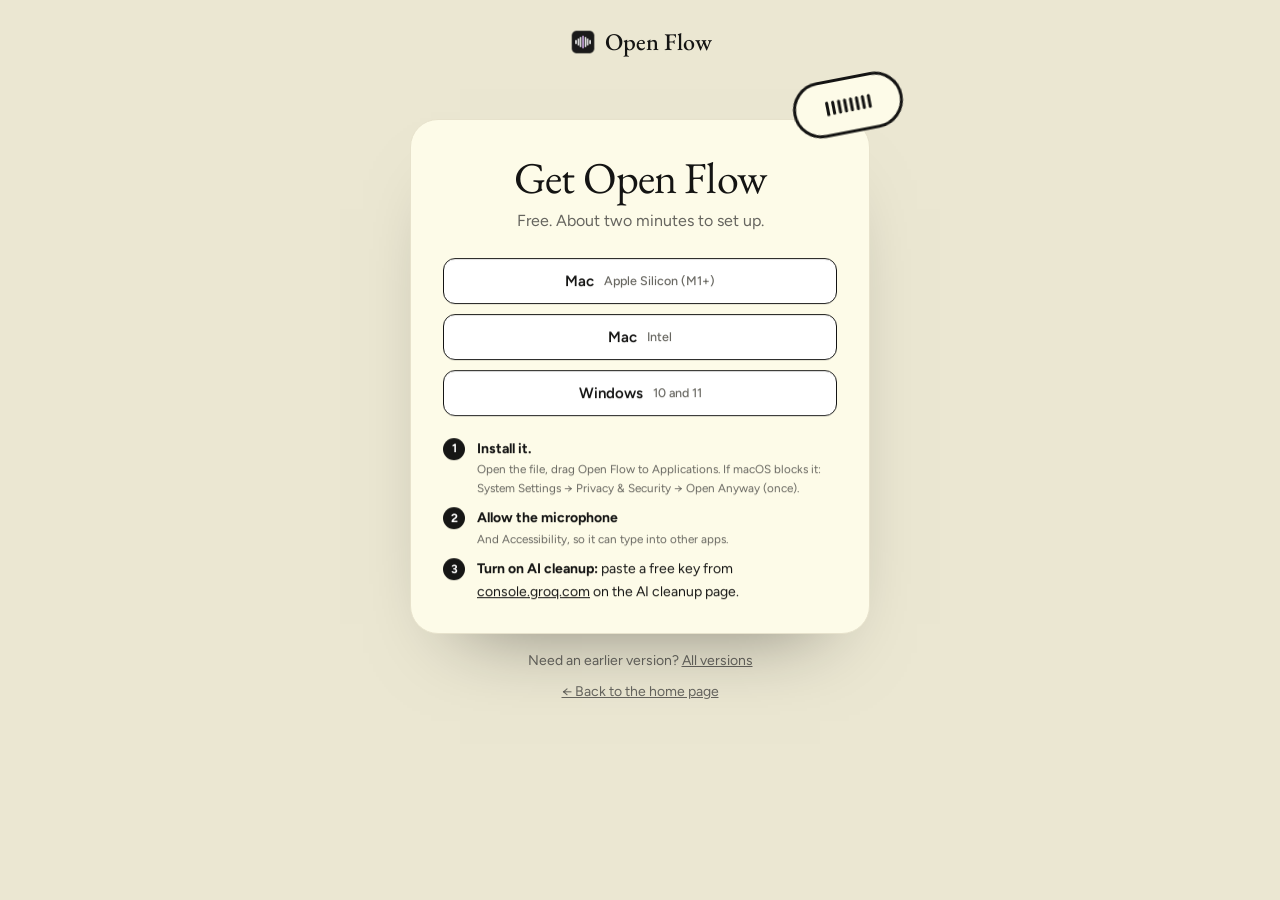
<file: download.html>
<!doctype html>
<html lang="en">
<head>
<meta charset="utf-8" />
<meta name="viewport" content="width=device-width, initial-scale=1" />
<title>Download Open Flow</title>
<link rel="icon" href="icon.png" />
<link href="https://fonts.googleapis.com/css2?family=EB+Garamond:ital,wght@0,400;1,400&family=Figtree:wght@400;500;600;700&display=swap" rel="stylesheet" />
<link rel="stylesheet" href="styles.css" />
<style>
body{background:#ebe7d2;min-height:100vh;display:flex;flex-direction:column;align-items:center}
.top{padding:28px 0 0}.top a{display:flex;align-items:center;gap:8px;font:500 24px/1 "EB Garamond",serif;text-decoration:none}.top img{width:28px;height:28px;border-radius:7px}
.card{position:relative;margin:7vh 20px 40px;width:min(460px,100%);background:#fdfbe8;border:1px solid var(--line);border-radius:28px;padding:36px 32px 30px;text-align:center;box-shadow:0 40px 80px -50px rgba(0,0,0,.5)}
.card h1{font-size:44px;line-height:1;margin:0 0 8px}.card p.lead{color:var(--muted);margin:0 0 24px}
.opt{display:flex;align-items:center;justify-content:center;gap:10px;width:100%;padding:13px;margin-bottom:10px;border:1.5px solid var(--ink);border-radius:12px;background:#fff;font:600 15px Figtree,sans-serif;text-decoration:none;color:var(--ink);transition:background .2s}
.opt:hover{background:#f6f1dc}.opt.primary{background:var(--lilac2)}.opt small{font-weight:500;color:var(--muted)}
.mascot{position:absolute;right:-34px;top:-40px;width:110px;height:56px;border-radius:28px;background:#fdfbe8;border:3px solid var(--ink);display:flex;align-items:center;justify-content:center;gap:3px;transform:rotate(12deg)}
.mascot i{width:3px;height:14px;border-radius:2px;background:var(--ink)}
ol{list-style:none;counter-reset:s;padding:0;margin:22px 0 0;text-align:left;display:grid;gap:10px}
ol li{counter-increment:s;position:relative;padding-left:34px;font-size:14px;color:var(--ink)}
ol li::before{content:counter(s);position:absolute;left:0;top:0;width:22px;height:22px;border-radius:50%;background:var(--ink);color:#fff;font-size:12px;font-weight:700;display:grid;place-items:center}
ol small{display:block;color:var(--muted)}
.back{color:var(--muted);font-size:14px;margin-bottom:40px}
</style>
</head>
<body>
<div class="top"><a href="index.html"><img src="icon.png" alt="" />Open Flow</a></div>
<div class="card" id="card">
  <div class="mascot" aria-hidden="true"><i></i><i></i><i></i><i></i><i></i><i></i><i></i><i></i></div>
  <h1 class="serif">Get Open Flow</h1>
  <p class="lead">Free. About two minutes to set up.</p>
  <div id="opts"></div>
  <ol>
    <li><b>Install it.</b><small id="step1"></small></li>
    <li><b>Allow the microphone</b><small id="step2"></small></li>
    <li><b>Turn on AI cleanup:</b> paste a free key from <a href="https://console.groq.com/keys" target="_blank" rel="noopener">console.groq.com</a> on the AI cleanup page.</li>
  </ol>
</div>
<p class="back" style="margin:-24px 0 8px">Need an earlier version? <a href="https://github.com/RAG-KR/OpenFlow-releases/releases" target="_blank" rel="noopener">All versions</a></p>
<a class="back" href="index.html">← Back to the home page</a>
<canvas id="confetti"></canvas>
<script src="https://cdn.jsdelivr.net/npm/gsap@3.13.0/dist/gsap.min.js"></script>
<script src="common.js"></script>
<script>
  const opt = (href, label, sub, primary) => `<a class="opt dl-go${primary ? " primary" : ""}" href="${href}">${label} <small>${sub}</small></a>`;
  const mac = opt(DL.mac, "Mac", "Apple Silicon (M1+)", IS_MAC), intel = opt(DL.intel, "Mac", "Intel", false), win = opt(DL.win, "Windows", "10 and 11", IS_WIN);
  document.getElementById("opts").innerHTML = IS_WIN ? win + mac + intel : mac + intel + win;
  document.getElementById("step1").textContent = IS_WIN
    ? 'Run the installer. If you see "Windows protected your PC": More info → Run anyway (once).'
    : "Open the file, drag Open Flow to Applications. If macOS blocks it: System Settings → Privacy & Security → Open Anyway (once).";
  document.getElementById("step2").textContent = IS_WIN ? "When Windows asks." : "And Accessibility, so it can type into other apps.";
  if (window.gsap && !REDUCED) {
    gsap.from("#card", { y: 50, opacity: 0, scale: 0.96, duration: 1, ease: "expo.out" });
    gsap.from("#card > *:not(.mascot), .opt", { y: 16, opacity: 0, stagger: 0.06, duration: 0.8, ease: "expo.out", delay: 0.2 });
    gsap.from(".mascot", { rotate: -30, scale: 0, duration: 1, ease: "elastic.out(1,0.45)", delay: 0.5 });
    gsap.to(".mascot i", { scaleY: () => 0.4 + Math.random() * 1.4, duration: 0.25, yoyo: true, repeat: -1, repeatRefresh: true, ease: "sine.inOut", stagger: 0.04 });
    gsap.to(".mascot", { y: -6, rotate: 8, duration: 2.2, yoyo: true, repeat: -1, ease: "sine.inOut" });
  }
</script>
</body>
</html>
</file>
<file: styles.css>
:root{--cream:#fdfbe8;--ink:#141413;--muted:#66655f;--line:#e7e2cc;--lilac:#9b6fc4;--lilac2:#e8cdf7;--green:#0f3b2e;--mint:#1f6b4f;--black:#0b0b0b}
*{box-sizing:border-box}html{-webkit-font-smoothing:antialiased}
body{margin:0;background:var(--cream);color:var(--ink);font:16px/1.6 Figtree,-apple-system,"Segoe UI",sans-serif;overflow-x:hidden}
a{color:inherit}.serif{font-family:"EB Garamond",serif;font-weight:400;letter-spacing:-.02em}
.wrap{max-width:1120px;margin:0 auto;padding:0 28px}
.split .char{display:inline-block;will-change:transform}
.eyebrow{font-size:12px;font-weight:600;letter-spacing:.14em;text-transform:uppercase;color:var(--muted)}
/* nav */
nav{position:fixed;top:14px;left:0;right:0;margin:0 auto;width:max-content;z-index:60;display:flex;align-items:center;gap:6px;padding:7px 7px 7px 16px;border-radius:16px;background:rgba(253,251,232,.82);backdrop-filter:blur(14px);border:1px solid var(--line);box-shadow:0 10px 30px -20px rgba(0,0,0,.4);transition:padding .3s,box-shadow .3s}
nav.scrolled{box-shadow:0 14px 34px -18px rgba(0,0,0,.45)}
nav .brand{display:flex;align-items:center;gap:8px;font:500 20px/1 "EB Garamond",serif;text-decoration:none;margin-right:10px}
nav .brand img{width:24px;height:24px;border-radius:6px}
.navlink{position:relative;padding:7px 12px;border-radius:10px;text-decoration:none;color:var(--muted);font-weight:500;font-size:14px;cursor:pointer;background:none;border:0;font-family:inherit}
.navlink:hover{color:var(--ink);background:rgba(0,0,0,.04)}
.soon-tag{font-size:10px;font-weight:700;background:var(--lilac2);color:#5b3a7a;border-radius:6px;padding:1px 6px;margin-left:4px;vertical-align:1px}
.soon-panel{position:absolute;top:calc(100% + 12px);left:50%;width:420px;transform:translateX(-50%);background:#fff;border:1px solid var(--line);border-radius:18px;padding:10px;box-shadow:0 24px 50px -24px rgba(0,0,0,.45);visibility:hidden;opacity:0}
.soon-panel .item{display:flex;gap:12px;padding:10px 12px;border-radius:12px}
.soon-panel .item:hover{background:#f7f3e2}
.soon-panel .ico{flex:none;width:34px;height:34px;border-radius:10px;background:var(--lilac2);display:grid;place-items:center;font-size:16px}
.soon-panel b{display:block;font-size:14px;color:var(--ink)}.soon-panel small{color:var(--muted);font-size:13px;line-height:1.35}
.btn{position:relative;display:inline-flex;align-items:center;gap:8px;border-radius:12px;font-weight:600;text-decoration:none;cursor:pointer;border:1.5px solid var(--ink);overflow:hidden}
.btn.cta{background:var(--lilac2);color:var(--ink);padding:9px 16px;font-size:14px}
.btn.big{padding:14px 24px;font-size:16px;border-radius:14px}
.btn.dark{background:var(--black);color:#fcfcfb}
.btn svg{width:17px;height:17px}
.btn .fill{position:absolute;inset:0;background:var(--ink);transform:translateY(101%);border-radius:inherit;z-index:0}
.btn span,.btn svg{position:relative;z-index:1;transition:color .25s}
.btn.cta:hover span,.btn.cta:hover svg{color:#fff}
/* hero */
.hero{position:relative;height:100vh;min-height:680px;overflow:hidden;text-align:center}
.hero .inner{position:relative;z-index:2;padding-top:20vh}
.hero h1{font-size:clamp(56px,8.4vw,116px);line-height:.95;margin:14px 0 22px}
.hero h1 em{display:block}
.hero .lede{max-width:430px;margin:0 auto 26px;font-size:18px;line-height:1.45}
.hero .alt{margin-top:12px;font-size:13px;color:var(--muted)}
#stage{position:absolute;inset:0;width:100%;height:100%;z-index:1}
#stage .raw{font:500 24px Figtree,sans-serif;fill:#bdb8a6}
#stage .clean{font:600 25px Figtree,sans-serif;fill:#fdfbe8}
#pill{cursor:pointer}
#pill .shape{fill:#fdfbe8;stroke:var(--ink);stroke-width:3}
#pill:hover .shape{fill:#fff}
#pill .bars rect{fill:var(--ink)}
/* marquee */
.band{background:var(--black);color:#e9e8e1;border-radius:40px 40px 0 0;padding:36px 0 40px;overflow:hidden;position:relative;z-index:3}
.band .eyebrow{text-align:center;color:#8f8e89;margin-bottom:20px}
.marquee{display:flex;gap:70px;white-space:nowrap;width:max-content;font:500 28px "EB Garamond",serif}
/* feature cards */
.features{padding:110px 0 100px}
.features h2,.section h2{font-size:clamp(40px,5vw,68px);line-height:1.02;margin:0 0 12px}
.sub{color:var(--muted);max-width:520px;margin:0 0 40px}
.grid3{display:grid;grid-template-columns:repeat(3,1fr);gap:18px;perspective:1200px}
.fcard{border-radius:28px;padding:26px;background:#fff;border:1px solid var(--line);display:flex;flex-direction:column;min-height:380px;transform-style:preserve-3d;will-change:transform;box-shadow:0 30px 60px -45px rgba(0,0,0,.35)}
.fcard h3{font:400 30px/1.05 "EB Garamond",serif;margin:0 0 8px}.fcard p{color:var(--muted);margin:0;font-size:15px}
.fcard .demo{margin-top:auto;border-radius:18px;background:var(--black);color:#e9e8e1;padding:18px;font-size:15px;min-height:130px;transform:translateZ(30px)}
.fcard:nth-child(2){background:#f2e8f9}.fcard:nth-child(3){background:#e5eee8}.fcard:nth-child(4){background:#f7e9da}.fcard:nth-child(5){background:#eef0e2}
.del{color:#ee8a8a;text-decoration:line-through}.add{background:rgba(232,205,247,.25);border-radius:4px;padding:0 2px}
kbd{display:inline-block;min-width:24px;padding:1px 7px;border:1px solid var(--line);border-bottom-width:2px;border-radius:6px;background:#fff;color:var(--ink);font:600 13px/20px Figtree,sans-serif;text-align:center}
.demo kbd{background:#232321;color:#e9e8e1;border-color:#3a3a38}
/* install + faq */
.section{padding:110px 0}
.tabs{display:inline-flex;background:#efe9d2;border-radius:12px;padding:4px;margin-bottom:22px}
.tabs button{border:0;background:none;padding:9px 20px;border-radius:9px;font:600 14px Figtree,sans-serif;color:var(--muted);cursor:pointer}
.tabs button[aria-selected=true]{background:#fff;color:var(--ink);box-shadow:0 1px 3px rgba(0,0,0,.08)}
ol.steps{counter-reset:s;list-style:none;padding:0;margin:0;display:grid;gap:12px;max-width:760px}
ol.steps li{counter-increment:s;position:relative;padding:18px 20px 18px 62px;background:#fff;border:1px solid var(--line);border-radius:18px}
ol.steps li::before{content:counter(s);position:absolute;left:20px;top:17px;width:28px;height:28px;border-radius:50%;background:var(--black);color:#fff;font-weight:700;font-size:13px;display:grid;place-items:center}
ol.steps small{display:block;color:var(--muted);margin-top:2px}[hidden]{display:none!important}
.faq{display:grid;grid-template-columns:1fr 1.3fr;gap:14px;background:#efe9d2;border-radius:28px;padding:14px;max-width:900px;margin:0 auto}
.faq .qs{background:var(--green);border-radius:20px;padding:12px}
.faq .q{display:block;width:100%;text-align:left;border:0;background:none;color:#cfe0d6;font:500 15px Figtree,sans-serif;padding:12px 14px;border-radius:12px;cursor:pointer}
.faq .q.on,.faq .q:hover{background:rgba(255,255,255,.1);color:#fff}
.faq .a{background:#fff;border-radius:20px;padding:24px;font-size:16px;color:var(--ink)}
.faq .a small{display:block;color:var(--muted);font-size:12px;text-transform:uppercase;letter-spacing:.1em;margin-bottom:8px}
/* final + footer */
.final{background:var(--black);color:#f3efe2;border-radius:40px;margin:0 16px;padding:110px 28px;text-align:center}
.final h2{font-size:clamp(46px,7vw,96px);line-height:1;margin:0 0 30px}.final h2 em{color:var(--lilac2)}
footer{padding:70px 28px 28px;overflow:hidden}
.wordrow{display:flex;align-items:center;justify-content:center;gap:2.4vw}
.wordmark{font:500 clamp(64px,13vw,210px)/1.1 "EB Garamond",serif;letter-spacing:-.04em;white-space:nowrap;padding-bottom:.06em}
.fpill{flex:none;width:clamp(110px,17vw,270px);height:clamp(52px,8vw,124px);border-radius:999px;background:#fdfbe8;border:clamp(3px,.4vw,6px) solid var(--ink);display:flex;align-items:center;justify-content:center;gap:clamp(3px,.5vw,8px);box-shadow:0 20px 40px -24px rgba(0,0,0,.45)}
.fpill i{width:clamp(3px,.45vw,7px);height:clamp(14px,2.3vw,36px);border-radius:4px;background:var(--ink)}
.foot{display:flex;justify-content:space-between;color:var(--muted);font-size:13px;max-width:1120px;margin:24px auto 0}
#confetti{position:fixed;inset:0;pointer-events:none;z-index:100}
@media(max-width:860px){nav .navlink.hide-sm{display:none}.meters,.grid3,.faq{grid-template-columns:1fr}.how .wrap{grid-template-columns:1fr}.how .index{display:none}.soon-panel{width:300px}}

/* nav links: the label rolls up to a copy on hover */
.navlink .roll{display:inline-block;overflow:hidden;height:1.4em;vertical-align:top}
.navlink .roll b{display:block;font-weight:inherit;transition:transform .45s cubic-bezier(.2,.9,.2,1)}
.navlink:hover .roll b{transform:translateY(-100%)}
/* story: speed → card → how it works (one pinned scene) */
.story{position:relative;height:100vh;overflow:hidden;z-index:4;border-radius:40px 40px 0 0;margin-top:-40px}
.story .bgc{position:absolute;inset:0;background:var(--cream)}
.story .bgg{position:absolute;inset:0;background:var(--green)}
.story svg.sw{position:absolute;inset:0;width:100%;height:100%}
.story svg.sw path{fill:none;stroke:#efe9cf;stroke-width:110;stroke-linecap:round}
.s-head{position:absolute;left:0;right:0;top:8vh;text-align:center;padding:0 24px;z-index:3}
.s-head h2{font-size:clamp(40px,5.6vw,78px);line-height:1;margin:0 0 12px}
.s-head1{color:#f3efe2}.s-head1 em{color:var(--lilac2)}.s-head1 p{color:#b9c7bf;max-width:540px;margin:0 auto}
.s-head2{color:var(--ink);opacity:0}
.scard{position:absolute;z-index:2;border-radius:30px;overflow:hidden}
.scard.kb{border:2px solid #2b5c4d;background:#123a2f;color:#e7efe9}
.scard.of{color:#fff;background:radial-gradient(60% 70% at 70% 30%,#5e8fc4 0%,transparent 60%),radial-gradient(50% 60% at 30% 70%,#b07a4a 0%,transparent 65%),radial-gradient(70% 80% at 50% 50%,#3a2a20,#1a120d);box-shadow:0 50px 90px -50px rgba(0,0,0,.7)}
.scard .lbl{position:absolute;top:34px;left:0;right:0;text-align:center;font-size:14px;z-index:2}
.scard .lbl b{display:block;font:400 46px/1.05 "EB Garamond",serif}
.kb .crawl{position:absolute;top:calc(56% - 15px);left:0;white-space:nowrap;font:600 20px Figtree,sans-serif;color:#7fa596;will-change:transform}
.of svg.arc{position:absolute;inset:0;width:100%;height:100%;z-index:1}
.of svg.arc text{font:600 20px Figtree,sans-serif;fill:#fff}
.spill{position:absolute;left:50%;bottom:16%;transform:translateX(-50%);z-index:3;display:flex;align-items:center;gap:5px;height:42px;padding:0 10px;border-radius:21px;background:#141413;border:2.5px solid #fdfbe8;box-shadow:0 10px 30px -10px rgba(0,0,0,.6)}
.spill i{width:3px;height:12px;border-radius:2px;background:#fdfbe8}
.spill .x,.spill .ok{width:22px;height:22px;border-radius:50%;background:#3a3a38;display:grid;place-items:center;font:700 11px Figtree,sans-serif;color:#ddd;opacity:0;width:0;overflow:hidden}
.spill .tag{position:absolute;bottom:calc(100% + 6px);left:50%;transform:translateX(-50%) rotate(-6deg);background:#ef6a4c;color:#fff;font:600 13px Figtree,sans-serif;padding:5px 12px;border-radius:999px;white-space:nowrap;opacity:0}
.sfield{position:absolute;left:9%;right:9%;top:24%;z-index:3;background:#fff;color:var(--ink);border-radius:12px;font:500 13.5px/1.5 Figtree,sans-serif;padding:14px 14px 44px;opacity:0;box-shadow:0 14px 34px -14px rgba(0,0,0,.5)}
.sfield .tools{position:absolute;left:0;right:0;bottom:0;height:36px;border-top:1px solid #ece7d6;display:flex;align-items:center;gap:12px;padding:0 12px;color:#9a978c;font-size:13px}
.sraw{position:absolute;left:10%;right:10%;top:9%;z-index:3;color:#fff;font:600 14px/1.55 Figtree,sans-serif;opacity:0}
.sraw .hl{color:#ffb38a}
.s-index{position:absolute;left:7vw;top:50%;transform:translateY(-50%);z-index:3;opacity:0}
.s-index div{font:400 20px "EB Garamond",serif;color:#a9a493;padding:4px 0 4px 14px;border-left:3px solid #e6e0c9;transition:color .3s,border-color .3s}
.s-index div.on{color:var(--ink);border-color:#ef6a4c}
.s-copy{position:absolute;right:7vw;top:58%;width:300px;z-index:3;opacity:0}
.s-copy h3{font:400 32px/1.1 "EB Garamond",serif;margin:0 0 12px}.s-copy p{margin:0;color:var(--ink);font-size:15px}
@media(max-width:860px){.s-index{display:none}.s-copy{left:8vw;right:8vw;width:auto;top:auto;bottom:4vh}}
.s-head2 h2{font-size:clamp(34px,4.2vw,58px)}

/* the correction above the pill: one element that morphs (words → strike → edit → green badge → tucks into the pill).
   The box's bottom edge sits on the pill's top, and it clips, so the badge slides down "into" the pill. */
.fixes{position:absolute;z-index:3;width:460px;height:150px;transform:translate(-50%,-100%);overflow:hidden;pointer-events:none}
.frow{position:absolute;left:0;right:0;bottom:34px;text-align:center;white-space:nowrap;font:600 30px/1 Figtree,sans-serif;color:var(--ink)}
.frow .w{display:inline-block;overflow:hidden;white-space:nowrap;vertical-align:bottom;padding:0 .14em}
.frow .w .c{display:inline-block}
.fslash{position:absolute;bottom:26px;width:4px;height:44px;margin-left:-2px;border-radius:3px;background:#c9a7f0;transform-origin:50% 50%;opacity:0}
.fbadge{position:absolute;left:50%;bottom:30px;height:42px;width:42px;margin-left:-21px;border-radius:999px;background:var(--ink);color:#fdfbe8;border:2.5px solid #fdfbe8;outline:2px solid var(--ink);display:flex;align-items:center;justify-content:center;overflow:hidden;opacity:0;box-shadow:0 12px 26px -12px rgba(0,0,0,.5)}
.fbadge span{font:600 15.5px Figtree,sans-serif;white-space:nowrap;letter-spacing:-.005em;display:inline-flex;align-items:center}
.fbadge .ok{width:20px;height:20px;margin-right:8px;border-radius:50%;background:var(--lilac2);color:var(--ink);display:inline-grid;place-items:center;font:800 11px Figtree,sans-serif}
.fbadge .c{display:inline-block}
/* the in-app pill guide, recreated (app: src/overlay/PillSurface.tsx) */
.guide-sec{padding:110px 0}
.guide-sec .wrap{display:grid;grid-template-columns:1fr 1fr;gap:60px;align-items:center}
.gcard{justify-self:center;width:min(500px,100%);aspect-ratio:360/214;background:#000;border-radius:30px;padding:18px 20px;color:#fcfcfb;display:flex;flex-direction:column;box-shadow:inset 0 1px 0 rgba(255,255,255,.07),0 50px 90px -50px rgba(0,0,0,.7);font-family:"Figtree",sans-serif}
.gtop{display:flex;justify-content:space-between;font-size:13px;font-weight:560;color:#6f6e69}.gtop button{background:none;border:0;color:#8f8e89;font:inherit;cursor:pointer}
.gstage{flex:1;margin:10px 0 12px;border-radius:16px;background:#0e0e0d;border:1px solid #1f1f1e;display:grid;place-items:center;overflow:hidden;position:relative}
.gtitle{font-size:18px;font-weight:650;margin:0}.gbody{font-size:14px;color:#a6a59f;margin:4px 0 0;min-height:40px}
.gfoot{display:flex;align-items:center;gap:14px;margin-top:12px}
.gdots{display:flex;gap:5px;margin-right:auto}.gdots i{display:block;height:6px;width:6px;border-radius:3px;background:#d2ace9;opacity:.25}
.gback{background:none;border:0;color:#8f8e89;font:560 14px Figtree,sans-serif;cursor:pointer}
.gnext{height:32px;padding:0 16px;border-radius:16px;border:0;background:#fcfcfb;color:#0b0b0b;font:650 14px Figtree,sans-serif;cursor:pointer}
.gkeys{display:inline-flex;gap:5px}.gkeys kbd{background:#232321;color:#d9d8d2;border:1px solid #343432;border-bottom-width:2px;min-width:30px;font-size:13px;line-height:26px;padding:0 8px}
.gkeys kbd.on{background:#2f2c35;border-color:#4a4356;border-bottom-width:1px;transform:translateY(2px)}
.gmini{height:26px;border-radius:13px;background:#000;border:1px solid #30302f;display:inline-flex;align-items:center;justify-content:center;gap:3px;overflow:hidden;vertical-align:middle}
.gmini i{width:3px;height:12px;border-radius:2px;background:#fff}.gmini i:nth-child(even){background:#d2ace9}
.gline{display:flex;align-items:center;gap:16px;font-size:15px;color:#d9d8d2;position:relative}
.gsel{position:relative;padding:1px 3px}.gsel b{position:absolute;inset:0;border-radius:4px;background:rgba(210,172,233,.32);transform-origin:left;transform:scaleX(0)}.gsel span{position:relative;font-weight:500}
.gstrike{position:relative;color:#8f8e89}.gstrike b{position:absolute;left:-2px;right:-2px;top:52%;height:2px;background:#ee6a6a;transform-origin:left;transform:scaleX(0)}
.gchip{display:inline-flex;align-items:center;gap:7px;height:30px;padding:0 6px 0 12px;border-radius:15px;background:#1c1a1f;border:1px solid #3a3342;font-weight:600;opacity:0}
.gchip small{background:rgba(210,172,233,.16);color:#d2ace9;border-radius:9px;padding:1px 8px;font-size:11px;font-weight:700}
.gcursor{position:absolute;width:14px;height:20px}
@media(max-width:860px){.guide-sec .wrap{grid-template-columns:1fr}}

/* setup steps: a lilac rail fills as you scroll; each number turns into a check when it's reached */
ol.steps{position:relative}
.srail{position:absolute;left:33px;top:30px;bottom:30px;width:3px;border-radius:2px;background:#e9e3cc;z-index:1}
.srail b{position:absolute;left:0;top:0;width:100%;height:100%;border-radius:2px;background:var(--lilac);transform-origin:top;transform:scaleY(0)}
/* the rail runs over the cards and under the badges, so it visibly draws from one step to the next */
ol.steps li::before{z-index:2}
ol.steps .tk{position:absolute;left:20px;top:17px;z-index:2;width:28px;height:28px;border-radius:50%;background:var(--lilac);color:#fff;font:700 14px/28px Figtree,sans-serif;font-style:normal;text-align:center;transform:scale(0)}
.sfield .caret{display:inline-block;width:2px;height:1.1em;margin-left:1px;vertical-align:-.18em;background:var(--lilac);animation:blink 1s steps(1) infinite}
@keyframes blink{50%{opacity:0}}
.split .word{display:inline-block;white-space:nowrap}
/* heads-up after a download: why macOS / Windows warns, and the 3 clicks past it (tilt card, after React Bits' TiltedCard) */
.hu{position:fixed;inset:0;z-index:90;display:grid;place-items:center;padding:20px;background:rgba(20,20,19,.38);backdrop-filter:blur(6px);perspective:900px}
.hu[hidden]{display:none}
.hu-card{position:relative;width:min(460px,100%);padding:28px 28px 24px;border-radius:24px;background:var(--cream);border:1.5px solid var(--ink);box-shadow:0 30px 60px -28px rgba(0,0,0,.55);transform-style:preserve-3d;will-change:transform;overflow:hidden}
.hu-glare{position:absolute;inset:0;pointer-events:none;border-radius:inherit;background:radial-gradient(farthest-corner circle at var(--gx,50%) var(--gy,50%),rgba(255,255,255,calc(var(--g,0)*.55)),rgba(255,255,255,0) 60%);mix-blend-mode:soft-light}
.hu-card .eyebrow{color:var(--lilac)}
.hu-card h2{font:400 32px/1.08 "EB Garamond",serif;letter-spacing:-.02em;margin:8px 0 10px}
.hu-card p{margin:0 0 14px;color:var(--muted);font-size:15px}
.hu-card p b{color:var(--ink)}
.hu-steps{list-style:none;counter-reset:h;padding:0;margin:0 0 18px;display:grid;gap:8px}
.hu-steps li{counter-increment:h;position:relative;padding:10px 12px 10px 44px;border-radius:12px;background:#fff;border:1px solid var(--line);font-size:14.5px;line-height:1.4}
.hu-steps li::before{content:counter(h);position:absolute;left:12px;top:10px;width:22px;height:22px;border-radius:50%;background:var(--ink);color:#fff;font-size:12px;font-weight:700;display:grid;place-items:center}
.hu-steps li.key{background:var(--lilac2);border-color:var(--lilac)}
.hu-ok{width:100%;padding:13px;border:0;border-radius:12px;background:var(--ink);color:#fff;font:600 15px Figtree,sans-serif;cursor:pointer}
</file>
